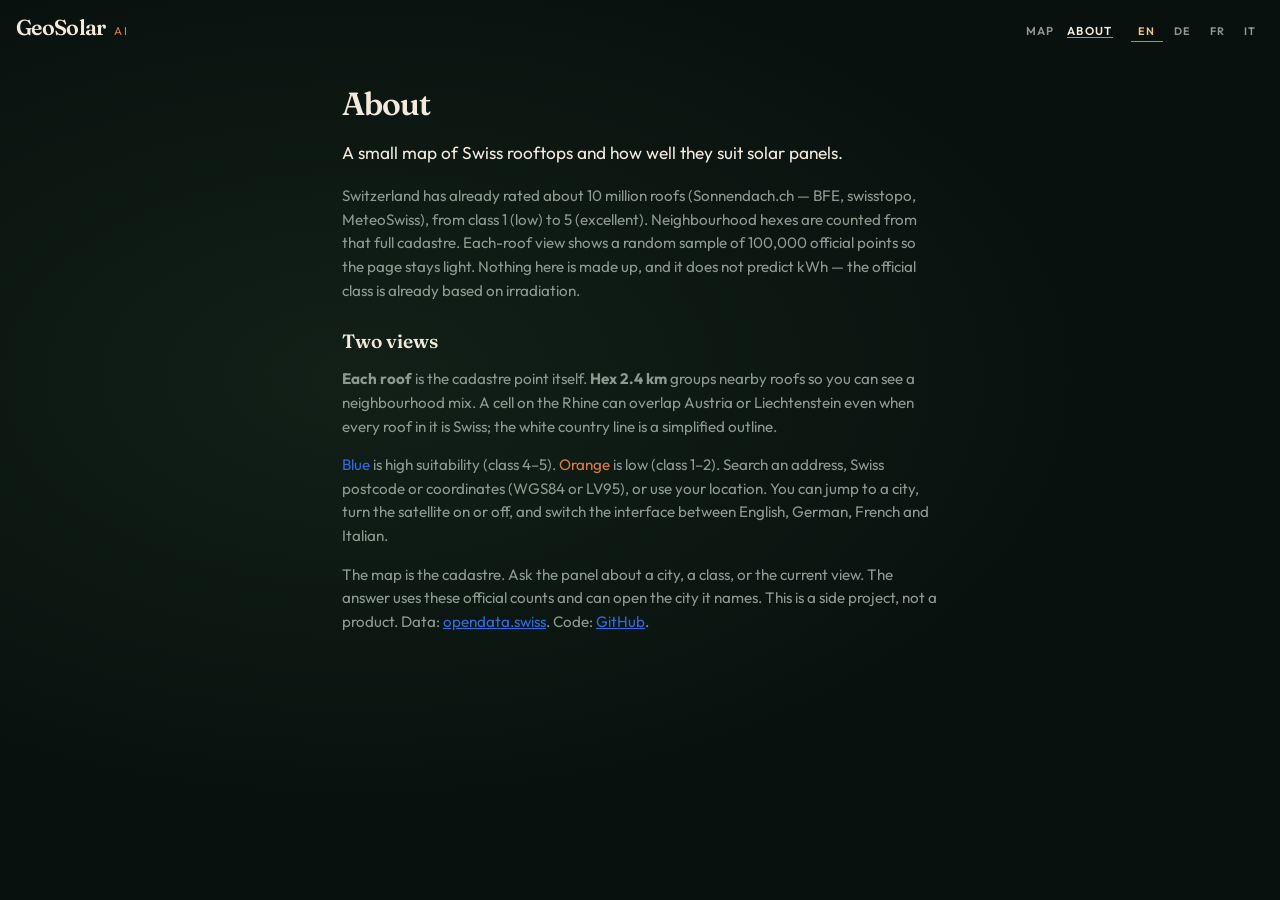
<file: frontend/about.html>
<!DOCTYPE html>
<html lang="en">
  <head>
    <meta charset="utf-8" />
    <meta name="viewport" content="width=device-width, initial-scale=1, viewport-fit=cover" />
    <title>About GeoSolar AI</title>
    <meta name="description" content="About GeoSolar AI: official Sonnendach.ch roof classes, not a kWh forecast." />
    <meta property="og:title" content="About GeoSolar AI" />
    <meta property="og:image" content="https://alexanderduckworthhu.github.io/geosolar-ai/og.jpg" />
    <link rel="canonical" href="https://alexanderduckworthhu.github.io/geosolar-ai/about.html" />
    <link rel="icon" href="favicon.svg" type="image/svg+xml" />
    <link rel="preconnect" href="https://fonts.googleapis.com" />
    <link rel="preconnect" href="https://fonts.gstatic.com" crossorigin />
    <link
      href="https://fonts.googleapis.com/css2?family=Fraunces:opsz,wght@9..144,500;9..144,600&amp;family=Outfit:wght@400;500;600&amp;display=swap"
      rel="stylesheet"
    />
    <link rel="stylesheet" href="styles.css?v=25" />
  </head>
  <body class="about-page">
    <header class="top">
      <div class="top-row">
        <a class="brand" href="./">
          <strong>GeoSolar</strong>
          <span>AI</span>
        </a>
        <div class="top-right">
          <nav class="site-nav" aria-label="Pages">
            <a href="./" id="nav-map">Map</a>
            <a href="about.html" class="on" id="nav-about">About</a>
          </nav>
          <nav class="langs" id="langs" aria-label="Language">
            <button type="button" data-lang="en" class="on">EN</button>
            <button type="button" data-lang="de">DE</button>
            <button type="button" data-lang="fr">FR</button>
            <button type="button" data-lang="it">IT</button>
          </nav>
        </div>
      </div>
    </header>

    <article class="about" id="about-root"></article>

    <script src="i18n.js?v=32"></script>
    <script src="about.js?v=3"></script>
  </body>
</html>
</file>
<file: frontend/styles.css>
:root {
  --bg: #08110e;
  --panel: #101a16;
  --ink: #f3eadc;
  --muted: #8b9a90;
  --copper: #e07a3d;
  --ember: #c45c28;
  --sun: #f0c27a;
  --moss: #3f6b52;
  --mid: #a8b0b8;
  --line: #24332c;
  --class-1: #e07a3d;
  --class-2: #e2a45a;
  --class-3: #a8b0b8;
  --class-4: #4f8ec9;
  --class-5: #2d6cdf;
}

* {
  box-sizing: border-box;
}

html,
body {
  margin: 0;
  height: 100%;
  height: 100dvh;
  background:
    radial-gradient(1200px 700px at 28% 42%, #122018 0%, var(--bg) 62%);
  color: var(--ink);
  font-family: Outfit, sans-serif;
}

body {
  display: flex;
  flex-direction: column;
}

.sr-only {
  position: absolute;
  width: 1px;
  height: 1px;
  padding: 0;
  margin: -1px;
  overflow: hidden;
  clip: rect(0, 0, 0, 0);
  white-space: nowrap;
  border: 0;
}

.top {
  flex-shrink: 0;
  z-index: 30;
  padding: 14px 22px 12px;
  padding-top: max(14px, env(safe-area-inset-top));
  padding-left: max(16px, env(safe-area-inset-left));
  padding-right: max(16px, env(safe-area-inset-right));
}

.top-row {
  display: flex;
  align-items: baseline;
  justify-content: space-between;
  gap: 16px;
}

.brand {
  display: flex;
  align-items: baseline;
  gap: 8px;
  text-decoration: none;
  color: inherit;
}

.top-right {
  display: flex;
  align-items: baseline;
  gap: 18px;
}

.site-nav {
  display: flex;
  gap: 12px;
}

.site-nav a {
  font-size: 0.72rem;
  font-weight: 600;
  letter-spacing: 0.12em;
  text-transform: uppercase;
  text-decoration: none;
  color: var(--muted);
}

.site-nav a.on {
  color: var(--ink);
  box-shadow: inset 0 -1px 0 var(--copper);
}

.brand strong {
  font-family: Fraunces, serif;
  font-size: 1.35rem;
  font-weight: 600;
  letter-spacing: -0.03em;
}

.brand span {
  font-size: 0.72rem;
  letter-spacing: 0.18em;
  text-transform: uppercase;
  color: var(--copper);
}

.langs {
  display: flex;
  gap: 4px;
}

.langs button {
  font: inherit;
  font-size: 0.68rem;
  font-weight: 600;
  letter-spacing: 0.14em;
  background: none;
  border: 0;
  color: var(--muted);
  padding: 4px 7px;
  cursor: pointer;
}

.langs button.on {
  color: var(--sun);
  box-shadow: inset 0 -1px 0 var(--copper);
}

.caption {
  max-width: min(42rem, calc(100vw - 420px));
  margin: 8px 0 0;
  font-size: 0.78rem;
  line-height: 1.45;
  color: var(--muted);
}

.caption .em,
.about .em {
  color: var(--class-5);
}
.caption .dim,
.about .dim {
  color: var(--class-1);
}

.stage {
  position: relative;
  display: grid;
  grid-template-columns: minmax(0, 1fr) 360px;
  flex: 1;
  min-height: 0;
}

.map-wrap {
  position: relative;
  z-index: 1;
  isolation: isolate;
  display: grid;
  grid-template-rows: 1fr auto;
  min-height: 0;
  padding: 0 12px 10px 16px;
}

.search {
  position: absolute;
  z-index: 50;
  top: 12px;
  left: 28px;
  width: min(420px, calc(100% - 400px));
  display: grid;
  grid-template-columns: 1fr auto;
  gap: 6px;
}

.search-field {
  position: relative;
  min-width: 0;
}

.search input {
  width: 100%;
  height: 42px;
  padding: 0 40px 0 14px;
  border: 1px solid var(--line);
  border-radius: 6px;
  background: rgba(16, 26, 22, 0.92);
  color: var(--ink);
  font: inherit;
  font-size: 16px;
  outline: none;
  box-shadow: 0 10px 28px rgba(0, 0, 0, 0.32);
}

.search input::placeholder {
  color: var(--muted);
}

.search input:focus {
  border-color: var(--copper);
}

.search input[type="search"]::-webkit-search-cancel-button {
  -webkit-appearance: none;
}

#search-clear {
  position: absolute;
  top: 0;
  right: 0;
  width: 42px;
  height: 42px;
  border: 0;
  background: none;
  color: var(--muted);
  font-size: 1.2rem;
  cursor: pointer;
}

#search-clear:hover {
  color: var(--ink);
}

#btn-locate {
  height: 42px;
  padding: 0 12px;
  border: 1px solid var(--line);
  border-radius: 6px;
  background: rgba(16, 26, 22, 0.92);
  color: var(--muted);
  font: inherit;
  font-size: 0.72rem;
  font-weight: 600;
  letter-spacing: 0.06em;
  text-transform: uppercase;
  cursor: pointer;
  box-shadow: 0 10px 28px rgba(0, 0, 0, 0.32);
  white-space: nowrap;
}

#btn-locate:hover,
#btn-locate.on {
  color: var(--ink);
  border-color: var(--copper);
}

.load-status {
  position: absolute;
  left: 50%;
  top: 18%;
  transform: translateX(-50%);
  z-index: 8;
  margin: 0;
  padding: 8px 14px;
  border-radius: 6px;
  background: rgba(8, 17, 14, 0.78);
  color: var(--sun);
  font-size: 0.82rem;
  pointer-events: none;
}

#search-results {
  grid-column: 1 / -1;
  list-style: none;
  margin: 6px 0 0;
  padding: 6px;
  border: 1px solid var(--line);
  border-radius: 6px;
  background: rgba(16, 26, 22, 0.96);
  box-shadow: 0 16px 36px rgba(0, 0, 0, 0.4);
  max-height: min(52vh, 320px);
  overflow: auto;
}

#search-results li {
  padding: 10px 12px;
  border-radius: 4px;
  color: var(--ink);
  font-size: 0.86rem;
  line-height: 1.35;
  cursor: pointer;
}

#search-results li small {
  display: block;
  margin-top: 2px;
  color: var(--muted);
  font-size: 0.7rem;
  letter-spacing: 0.06em;
  text-transform: uppercase;
}

#search-results li.on,
#search-results li:hover {
  background: #1a2a24;
}

#search-results li.empty {
  color: var(--muted);
  cursor: default;
}

#search-results li.empty:hover {
  background: none;
}

.search-pin {
  background: none;
  border: none;
}

.search-pin i {
  display: block;
  width: 16px;
  height: 16px;
  border-radius: 50%;
  background: var(--copper);
  box-shadow: 0 0 0 3px rgba(224, 122, 61, 0.35), 0 0 0 6px rgba(8, 17, 14, 0.55);
}

.sheet-handle {
  display: none;
}

#map {
  width: 100%;
  height: 100%;
  min-height: 0;
  background: #0a1511;
  overflow: hidden;
  border: 1px solid var(--line);
  border-radius: 6px;
}

.leaflet-container {
  background: #0a1511;
  font-family: inherit;
}

.leaflet-tile-pane {
  filter: brightness(0.78) saturate(0.88) contrast(1.06);
}

.tile-freeze {
  position: absolute;
  left: 0;
  top: 0;
  z-index: 1;
  pointer-events: none;
  filter: brightness(0.78) saturate(0.88) contrast(1.06);
}

.leaflet-zoom-anim .leaflet-zoom-animated {
  transition: none;
}

.leaflet-fade-anim .leaflet-tile {
  transition: none;
}

#map.no-base .leaflet-tile-pane,
#map.no-base .tile-freeze {
  display: none !important;
}

.roof-canvas {
  position: absolute;
  left: 0;
  top: 0;
  pointer-events: none;
  transform-origin: 0 0;
}

.leaflet-div-icon.city-label {
  background: none;
  border: none;
  color: #f3eadc;
  font: 500 11px Fraunces, serif;
  white-space: nowrap;
  pointer-events: none;
  text-shadow: 0 1px 4px #08110e, 0 0 8px #08110e;
}

#map.roof-view .city-label {
  display: none !important;
}

.hint {
  margin: 8px 0 0;
  color: var(--muted);
  font-size: 0.72rem;
}

.legend {
  display: grid;
  gap: 6px;
  margin-top: 18px;
  font-size: 0.72rem;
  color: var(--muted);
}

.legend span {
  display: flex;
  align-items: center;
  gap: 8px;
}

.dot {
  width: 8px;
  height: 8px;
  transform: rotate(45deg);
  display: inline-block;
}
.dot.moss {
  background: var(--class-1);
}
.dot.mid {
  background: var(--class-3);
}
.dot.sun {
  background: var(--class-5);
}
.dot.empty {
  background: #15211c;
  box-shadow: inset 0 0 0 1px #31463c;
}

.panel {
  margin: 8px 18px 18px 0;
  padding: 18px 18px 22px;
  overflow: auto;
  background: var(--panel);
  border: 1px solid var(--line);
  border-left: 3px solid var(--copper);
  border-radius: 2px 16px 16px 2px;
  box-shadow: 0 28px 70px rgba(0, 0, 0, 0.38);
}

.city-row,
.view-row,
.mode-row {
  display: flex;
  flex-wrap: wrap;
  gap: 5px;
}

.city-row {
  margin-bottom: 16px;
}
.view-row {
  margin-bottom: 12px;
}
.mode-row {
  margin-bottom: 20px;
}

.city-row button,
.mode-row button,
.view-row button {
  font: inherit;
  font-size: 0.7rem;
  font-weight: 500;
  letter-spacing: 0.04em;
  border: 1px solid var(--line);
  background: transparent;
  color: var(--muted);
  padding: 6px 9px;
  border-radius: 2px;
  cursor: pointer;
}

.city-row button.on,
.mode-row button.on,
.view-row button.on {
  background: var(--copper);
  border-color: var(--copper);
  color: #1a100c;
}

.slider-block {
  display: grid;
  grid-template-columns: 1fr auto;
  gap: 4px 10px;
  font-size: 0.78rem;
  color: var(--muted);
  margin-bottom: 12px;
}

.slider-block strong {
  color: var(--ink);
  font-family: Fraunces, serif;
}

.slider-block input {
  grid-column: 1 / -1;
  width: 100%;
  accent-color: var(--class-5);
}

.zoom-controls {
  grid-column: 1 / -1;
  display: grid;
  grid-template-columns: auto 1fr auto;
  gap: 8px;
  align-items: center;
}

.zoom-controls input {
  grid-column: auto;
  width: 100%;
  accent-color: var(--class-5);
}

.zoom-controls button {
  font: inherit;
  font-size: 0.7rem;
  font-weight: 500;
  letter-spacing: 0.04em;
  border: 1px solid var(--line);
  background: transparent;
  color: var(--muted);
  padding: 6px 9px;
  border-radius: 2px;
  cursor: pointer;
  white-space: nowrap;
}

.zoom-controls button:hover {
  color: var(--ink);
  border-color: var(--copper);
}

.place-kicker {
  margin: 0;
  font-size: 0.68rem;
  letter-spacing: 0.16em;
  text-transform: uppercase;
  color: var(--copper);
}

h2 {
  margin: 4px 0 6px;
  font-family: Fraunces, serif;
  font-size: 1.45rem;
  font-weight: 600;
  line-height: 1.15;
}

.sub {
  margin: 0 0 16px;
  color: var(--muted);
  font-size: 0.82rem;
}

.metrics {
  display: grid;
  grid-template-columns: 1fr 1fr;
  gap: 12px;
  margin-bottom: 14px;
  padding-bottom: 14px;
  border-bottom: 1px solid var(--line);
}

.metrics b {
  display: block;
  font-family: Fraunces, serif;
  font-size: 1.85rem;
  font-weight: 600;
  letter-spacing: -0.03em;
}

.metrics span {
  color: var(--muted);
  font-size: 0.76rem;
}

.insight {
  margin: 0 0 18px;
  font-size: 0.86rem;
  line-height: 1.5;
  color: #d7e0d8;
}

.insight strong {
  color: var(--sun);
  font-weight: 600;
}

.ai-roof {
  margin: 0 0 18px;
}

.ai-line {
  margin: 0 0 8px;
  font-size: 0.92rem;
  line-height: 1.4;
}

.ai-line strong {
  font-family: Fraunces, serif;
  font-size: 1.35rem;
  font-weight: 560;
  letter-spacing: -0.03em;
}

.ai-row {
  display: grid;
  grid-template-columns: 1rem 1fr 2.5rem;
  gap: 8px;
  align-items: center;
  margin-bottom: 4px;
  font-size: 0.72rem;
  color: var(--muted);
}

.ai-track {
  display: block;
  height: 6px;
  overflow: hidden;
  border-radius: 99px;
  background: rgba(243, 234, 220, 0.08);
}

.ai-track i {
  display: block;
  height: 100%;
}

.chat-toggle {
  position: absolute;
  z-index: 5;
  right: 18px;
  bottom: 48px;
  display: grid;
  place-items: center;
  width: 56px;
  height: 56px;
  padding: 0;
  border: 0;
  border-radius: 50%;
  background: var(--copper);
  color: #1a100c;
  cursor: pointer;
  box-shadow: 0 10px 28px rgba(0, 0, 0, 0.38);
}

.chat-toggle svg {
  width: 26px;
  height: 26px;
}

.chat-toggle .icon-close {
  display: none;
}

.chat-toggle.on .icon-chat {
  display: none;
}

.chat-toggle.on .icon-close {
  display: block;
}

.chat[hidden] {
  display: none;
}

.chat {
  position: absolute;
  z-index: 6;
  right: 18px;
  bottom: 116px;
  display: flex;
  flex-direction: column;
  width: min(380px, calc(100% - 36px));
  height: min(520px, calc(100% - 150px));
  margin: 0;
  padding: 0;
  overflow: hidden;
  background: #101a16;
  border: 1px solid var(--line);
  border-radius: 18px;
  box-shadow: 0 18px 50px rgba(0, 0, 0, 0.45);
}

.chat-head {
  display: flex;
  flex-shrink: 0;
  align-items: center;
  justify-content: space-between;
  gap: 8px;
  margin: 0;
  padding: 12px 14px;
  border-bottom: 1px solid var(--line);
}

.chat-label {
  margin: 0;
  color: var(--ink);
  font-family: Fraunces, serif;
  font-size: 1rem;
  letter-spacing: 0;
}

#chat-close {
  width: 28px;
  height: 28px;
  padding: 0;
  border: 0;
  border-radius: 50%;
  background: transparent;
  color: var(--muted);
  font: inherit;
  font-size: 1.2rem;
  line-height: 1;
  cursor: pointer;
}

.chat-log {
  display: flex;
  flex: 1;
  flex-direction: column;
  gap: 10px;
  min-height: 0;
  margin: 0;
  padding: 14px;
  overflow-y: auto;
}

.chat-msg {
  max-width: 84%;
  padding: 10px 12px;
  border-radius: 16px;
  font-size: 0.86rem;
  line-height: 1.45;
}

.chat-msg.user {
  align-self: flex-end;
  border-bottom-right-radius: 5px;
  background: var(--copper);
  color: #1a100c;
}

.chat-msg.bot {
  align-self: flex-start;
  border-bottom-left-radius: 5px;
  background: rgba(243, 234, 220, 0.08);
  color: #d7e0d8;
}

.chat-msg strong {
  color: var(--sun);
  font-weight: 600;
}

.chat-msg button {
  margin-left: 6px;
  padding: 0;
  border: 0;
  background: none;
  color: var(--sun);
  font: inherit;
  font-size: 0.78rem;
  text-decoration: underline;
  text-underline-offset: 2px;
  cursor: pointer;
}

.ask {
  flex-shrink: 0;
  margin: 0;
  padding: 10px;
  border-top: 1px solid var(--line);
}

.ask-row {
  display: flex;
  gap: 6px;
}

.ask input {
  flex: 1;
  min-width: 0;
  padding: 10px 14px;
  border: 1px solid var(--line);
  border-radius: 999px;
  background: rgba(243, 234, 220, 0.04);
  color: var(--ink);
  font: inherit;
  font-size: 0.86rem;
}

.ask input:focus {
  outline: none;
  border-color: var(--copper);
}

.ask-row button {
  display: grid;
  place-items: center;
  width: 40px;
  height: 40px;
  padding: 0;
  border: 0;
  border-radius: 50%;
  background: var(--copper);
  color: #1a100c;
  cursor: pointer;
}

.ask-row button svg {
  width: 18px;
  height: 18px;
}

.ask-answer {
  margin: 8px 0 0;
  color: #d7e0d8;
  font-size: 0.84rem;
  line-height: 1.45;
}

.ask-answer strong {
  color: var(--sun);
  font-weight: 600;
}

.ask-answer button {
  margin-left: 6px;
  padding: 0;
  border: 0;
  background: none;
  color: var(--sun);
  font: inherit;
  font-size: 0.78rem;
  text-decoration: underline;
  text-underline-offset: 2px;
  cursor: pointer;
}

.ai-shade {
  margin: 0 0 8px;
  font-size: 0.86rem;
  line-height: 1.5;
  color: #d7e0d8;
}

.ai-note {
  margin: 8px 0 0;
  font-size: 0.76rem;
  line-height: 1.45;
  color: var(--muted);
}

.chart-title {
  margin: 0 0 8px;
  font-size: 0.7rem;
  letter-spacing: 0.1em;
  text-transform: uppercase;
  color: var(--muted);
}

.stack {
  display: flex;
  height: 11px;
  width: 100%;
  overflow: hidden;
  gap: 2px;
}

.stack i {
  display: block;
  height: 100%;
  min-width: 2px;
}

.axis {
  display: flex;
  justify-content: space-between;
  margin-top: 6px;
  font-size: 0.68rem;
  color: var(--muted);
}

.baseline {
  margin: 16px 0 0;
  font-size: 0.78rem;
  line-height: 1.45;
  color: var(--muted);
}

.baseline strong {
  color: var(--ink);
  font-weight: 600;
}

.leaflet-control-zoom,
.leaflet-control-attribution {
  display: none;
}

body.about-page {
  height: auto;
  min-height: 100%;
}

.about {
  max-width: 40rem;
  margin: 0 auto;
  padding: 12px 22px 64px;
}

.about h1 {
  font-family: Fraunces, serif;
  font-size: 2rem;
  font-weight: 600;
  margin: 18px 0 10px;
  letter-spacing: -0.03em;
}

.about h2 {
  font-family: Fraunces, serif;
  font-size: 1.2rem;
  margin: 28px 0 8px;
}

.about p {
  color: var(--muted);
  line-height: 1.55;
  font-size: 0.95rem;
}

.about .lead {
  color: var(--ink);
  font-size: 1.08rem;
}

.about a {
  color: var(--class-5);
}

@media (max-width: 900px) {
  .top {
    padding: 10px 12px 8px;
    padding-top: max(10px, env(safe-area-inset-top));
    padding-left: max(12px, env(safe-area-inset-left));
    padding-right: max(12px, env(safe-area-inset-right));
  }
  .brand strong {
    font-size: 1.15rem;
  }
  .caption {
    display: none;
  }
  .top-right {
    gap: 10px;
  }
  .site-nav a,
  .langs button {
    min-height: 36px;
    padding: 8px 8px;
  }
  .stage {
    position: relative;
    grid-template-columns: 1fr;
    grid-template-rows: 1fr;
  }
  .map-wrap {
    display: block;
    padding: 0;
    min-height: 0;
  }
  #map {
    border: 0;
    border-radius: 0;
    height: 100%;
  }
  .search {
    top: 10px;
    left: max(10px, env(safe-area-inset-left));
    width: auto;
    right: max(10px, env(safe-area-inset-right));
  }
  .chat-toggle {
    right: max(16px, env(safe-area-inset-right));
    bottom: calc(96px + env(safe-area-inset-bottom));
  }
  .chat {
    right: max(12px, env(safe-area-inset-right));
    bottom: calc(164px + env(safe-area-inset-bottom));
    width: min(380px, calc(100% - 24px));
    height: min(520px, calc(100% - 200px));
  }
  .chat-log {
    max-height: 28dvh;
  }
  .hint {
    position: absolute;
    left: 12px;
    right: 12px;
    bottom: calc(var(--sheet-peek) + 8px);
    margin: 0;
    pointer-events: none;
    text-shadow: 0 1px 4px #08110e;
  }
  .sheet-handle {
    display: flex;
    align-items: center;
    gap: 10px;
    width: calc(100% + 36px);
    margin: -10px -18px 12px;
    padding: 10px 18px 8px;
    border: 0;
    background: transparent;
    color: var(--muted);
    font: inherit;
    font-size: 0.78rem;
    cursor: pointer;
  }
  .sheet-bar {
    display: block;
    width: 36px;
    height: 4px;
    flex-shrink: 0;
    border-radius: 2px;
    background: #3a4d44;
  }
  .sheet-peek-copy {
    min-width: 0;
    display: flex;
    flex-direction: column;
    align-items: flex-start;
    gap: 1px;
  }
  #sheet-peek {
    overflow: hidden;
    text-overflow: ellipsis;
    white-space: nowrap;
    max-width: 100%;
    color: var(--ink);
    font-family: Fraunces, serif;
    font-size: 0.95rem;
  }
  .sheet-peek-metrics {
    color: var(--muted);
    font-size: 0.68rem;
    letter-spacing: 0.04em;
  }
  .panel {
    --sheet-peek: calc(78px + env(safe-area-inset-bottom));
    position: absolute;
    left: 0;
    right: 0;
    bottom: 0;
    z-index: 40;
    max-height: min(78dvh, 720px);
    margin: 0;
    padding: 10px 18px calc(18px + env(safe-area-inset-bottom));
    border: 1px solid var(--line);
    border-bottom: 0;
    border-left-width: 3px;
    border-radius: 16px 16px 0 0;
    transform: translateY(calc(100% - var(--sheet-peek)));
    transition: transform 0.28s cubic-bezier(0.22, 0.61, 0.36, 1);
    box-shadow: 0 -18px 50px rgba(0, 0, 0, 0.42);
    overflow: hidden;
    touch-action: pan-y;
  }
  body.sheet-open .panel {
    transform: translateY(0);
    overflow: auto;
    overscroll-behavior: contain;
    touch-action: pan-y;
  }
  .panel.sheet-dragging {
    transition: none;
    overflow: hidden;
  }
  .city-row {
    flex-wrap: nowrap;
    overflow-x: auto;
    -webkit-overflow-scrolling: touch;
    scrollbar-width: thin;
    padding-bottom: 4px;
  }
  .city-row button {
    flex: 0 0 auto;
  }
  .city-row button,
  .mode-row button,
  .view-row button,
  .zoom-controls button {
    min-height: 40px;
    padding: 8px 12px;
  }
  .about {
    padding: 12px max(22px, env(safe-area-inset-right)) calc(48px + env(safe-area-inset-bottom))
      max(22px, env(safe-area-inset-left));
  }
}
</file>
